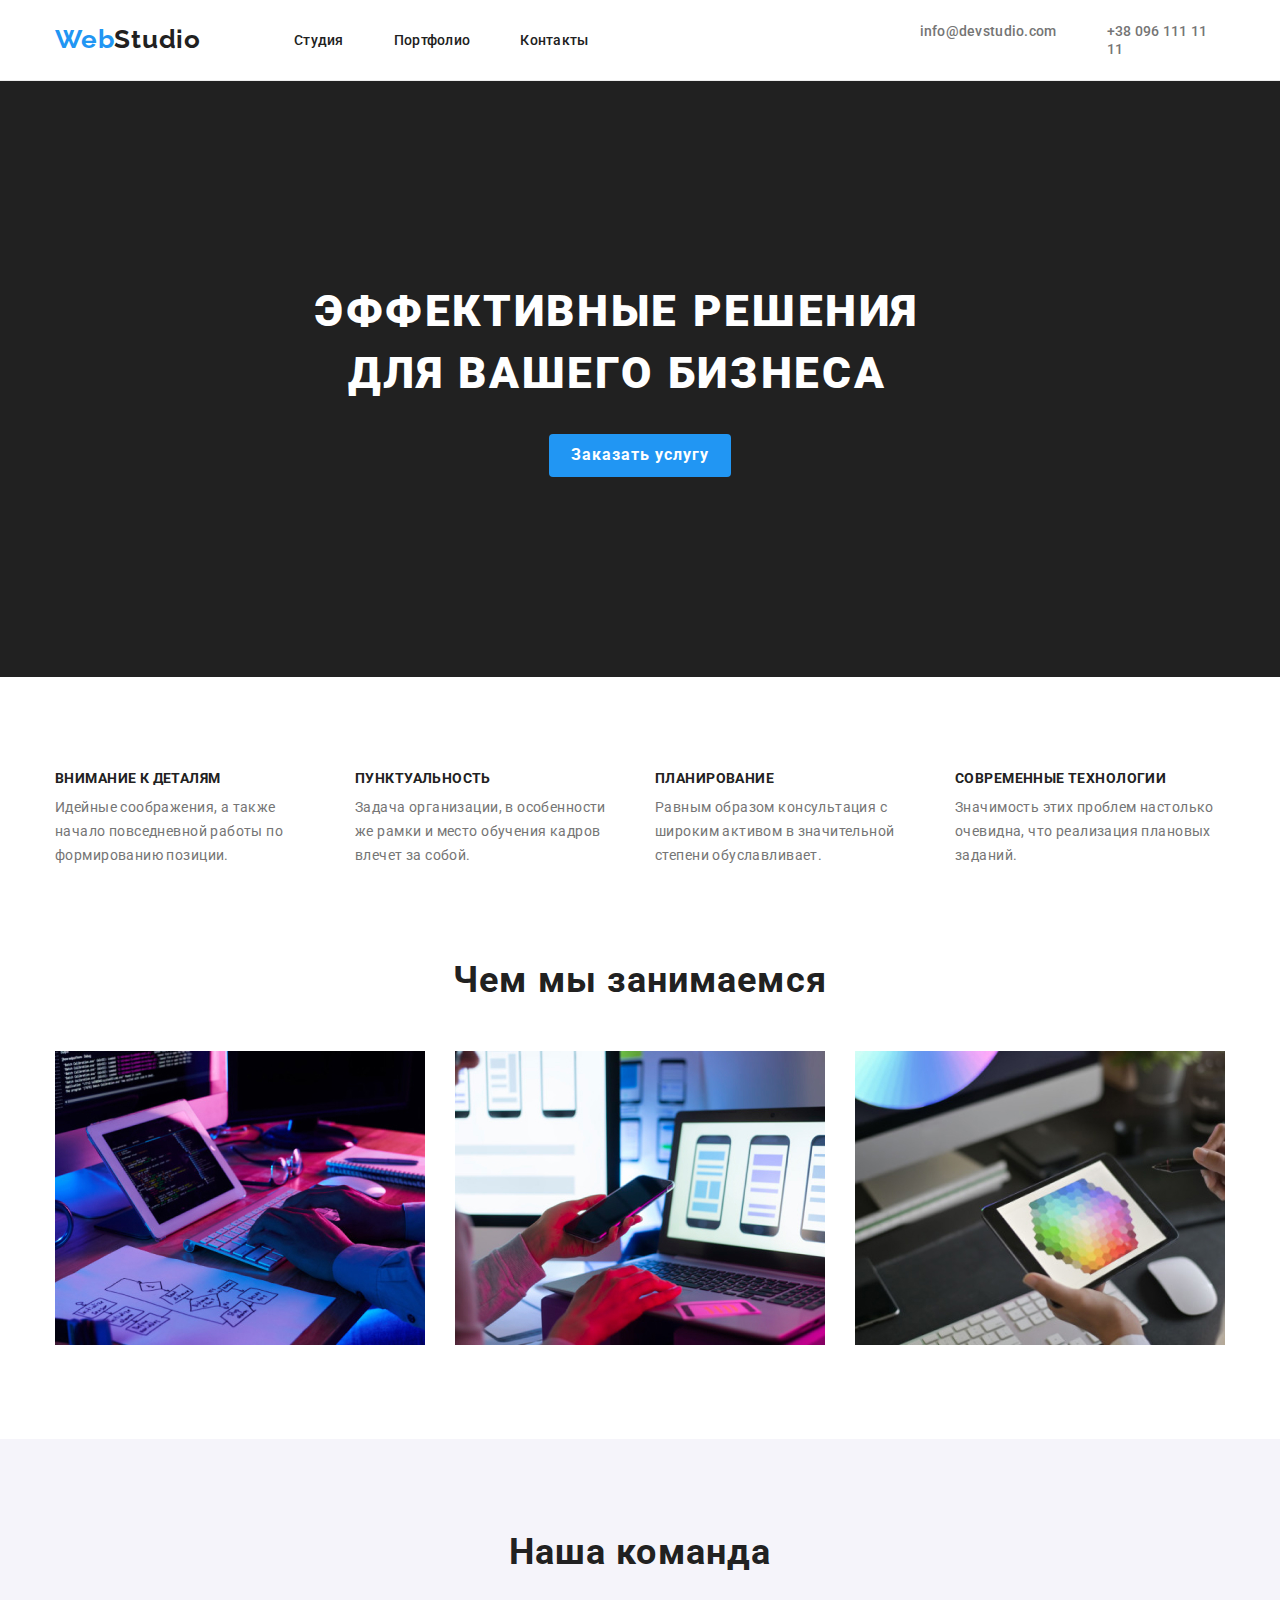
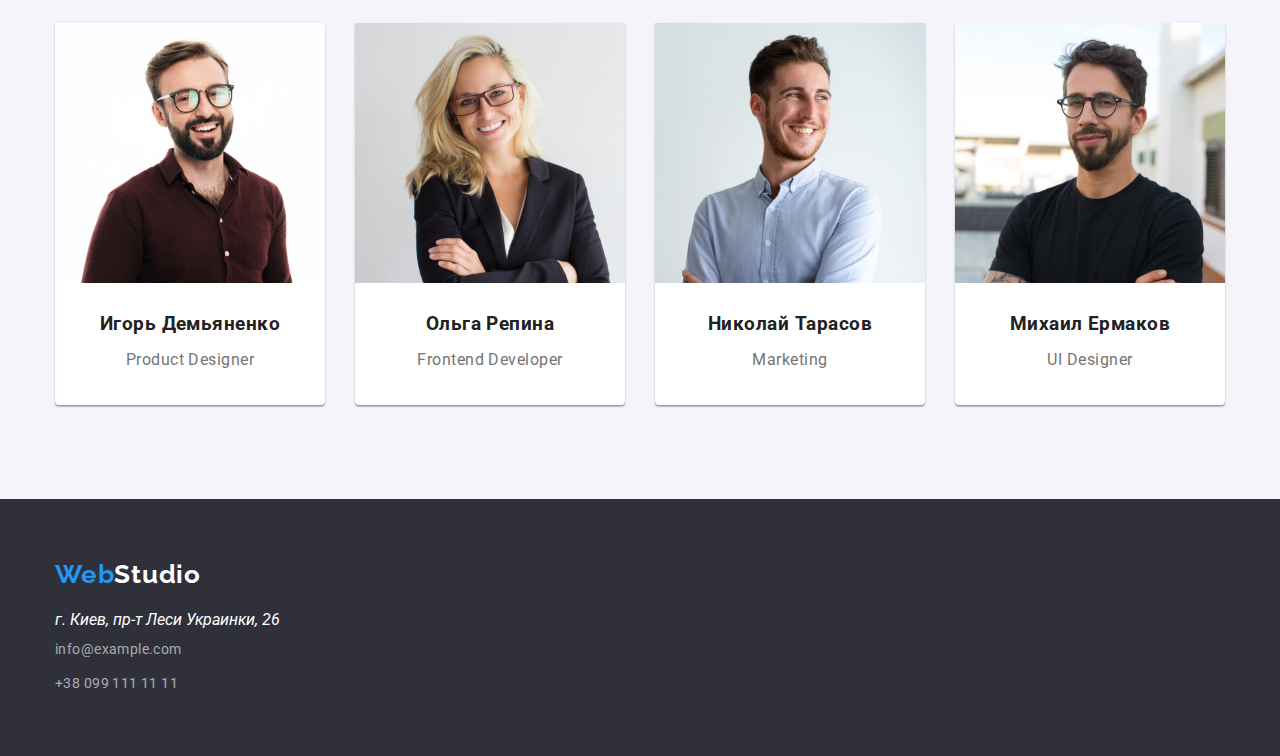
<file: index.html>
<!DOCTYPE html>
<html lang="ru">

<head>
    <meta charset="UTF-8">
    <meta http-equiv="X-UA-Compatible" content="IE=edge">
    <meta name="viewport" content="width=device-width, initial-scale=1.0">
    <title>Document</title>
    <link href="https://fonts.googleapis.com/css2?family=Raleway:wght@700&family=Roboto:wght@400;500;700;900&display=swap"
        rel="stylesheet">
        <link rel="stylesheet" href="https://cdnjs.cloudflare.com/ajax/libs/modern-normalize/1.1.0/modern-normalize.min.css">
    <link rel="stylesheet" href="./css/styles.css">
</head>

<body>
    
    
    <header class="page-header">
         <div class="conteiner">
             <section class="section-header"><a href="/" class="logo"> <span class="web">Web</span>Studio</a>
            <nav class="navs-conteiners">
                <ul class="nav-conteiner">
                    <li class="nav-items"><a href="" class="nav"> Студия </a> </li>
                    <li class="nav-items"><a href="./portfolio.html" class="nav">Портфолио</a></li>
                    <li class="nav-items"><a href="" class="nav">Контакты</a></li>
                </ul>
            </nav>
            
            <div class="auth-conteiner">
                <ul class="auth-conteiner">
                    <li class="auth-items"> <a href="mailto:info@devstudio.com" class="info">info@devstudio.com</a></li>
                    <li class="auth-items"> <a href="tel:+380961111111" class="info"> +38 096 111 11 11</a></li>
            
                </ul>
            </div>
        </section>

            </div>
    
    </header>
    
    <main>
        
           
            <section class="hero">
               <div class="conteiner">
                   <div class="h-hero">
                <h1>Эффективные решения для вашего бизнеса</h1>
            </div>
            <div class="hero-button"><button type="button" class="button">Заказать услугу</button>
            </div>
        </div>
            </section>
   
        
        
            <section class="section-advantages">
                <div class="conteiner"><h2 class="visually-hidden">Наш подход к работе и наши плюсы</h2>
                <ul class="adv">
                    <li class="adv-items">
                        <h3 class="h-adv">Внимание к деталям</h3>
                        <p class="grey-text">
                            Идейные соображения, а также начало повседневной работы по формированию позиции.
                        </p>
                    </li>
                    <li class="adv-items">
                        <h3 class="h-adv">Пунктуальность</h3>
                        <p class="grey-text">Задача организации, в особенности же рамки и место обучения кадров влечет за собой.
                        </p>
                    </li>
                    <li class="adv-items">
                        <h3 class="h-adv">Планирование</h3>
                        <p class="grey-text">Равным образом консультация с широким активом в значительной степени обуславливает.
                        </p>
                    </li>
                    <li class="adv-items">
                        <h3 class="h-adv">Современные технологии</h3>
                        <p class="grey-text">Значимость этих проблем настолько очевидна, что реализация плановых заданий.</p>
                    </li>
                </ul>
                </section>
                
                
                
                <section class="section-work">
                    <div class="conteiner"><h2 class="work-title">Чем мы занимаемся</h2>
                    <ul class="work-list">
                        <li class="work-items"><img src="images/img10.jpg" alt="розробка прогрманого забезпечення" width="370">
                        </li>
                        <li class="work-items"><img src="images/img11.jpg" alt="розробка програмних додатків" width="370"> </li>
                        <li class="work-items"><img src="images/img12.jpg" alt="розробка дизайну" width="370"></li>
                    </ul>
                    </div></div>
            </section>
        
        
        
        <section class="section-team">
        
            <div class="conteiner"><h2 class="section-title">Наша команда</h2>
            
            
            
            <div class="our-team">
                <div class="team-items">
                    <img src="images/img4.jpg" alt="Игорь Демьяненко" width="270">
            
                    <div class="team-content">
                        <h3 class="name">Игорь Демьяненко</h3>
                        <p class="team-name">Product Designer</p>
                    </div>
                </div>
                <div class="team-items">
                    <img src="images/img5.jpg" alt="Ольга Репина" width="270">
            
                    <div class="team-content">
                        <h3 class="name">Ольга Репина</h3>
                        <p class="team-name">Frontend Developer</p>
                    </div>
            
                </div>
                <div class="team-items">
                    <img src="images/img6.jpg" alt="Николай Тарасов" width="270">
            
                    <div class="team-content">
                        <h3 class="name">Николай Тарасов</h3>
                        <p class="team-name">Marketing</p>
                    </div>
            
                </div>
                <div class="team-items">
                    <img src="images/img7.jpg" alt="Михаил Ермаков" width="270">
            
                    <div class="team-content">
                        <h3 class="name">Михаил Ермаков</h3>
                        <p class="team-name">UI Designer</p>
                    </div>
                </div>
            </div></div>
        </section>
    </main>

<footer class="footer">
    <div class="conteiner"><div class="logo-finish"><a href="/" class="logo-finish"><span class="web">Web</span><span class="studio">Studio</span>
        </a></div>
    <address>
        <p class="location">г. Киев, пр-т Леси Украинки, 26</p>
    </address>
    <address>
        <ul>
            <li class="contakt"><a href="mailto:info@example.com" class="contakt">info@example.com</a></li>
            <li class="contakt"><a href="tel:+380991111111" class="contakt">+38 099 111 11 11</a></li>
        </ul>
    </address>
</div>


</footer>

</body>

</html>
</file>
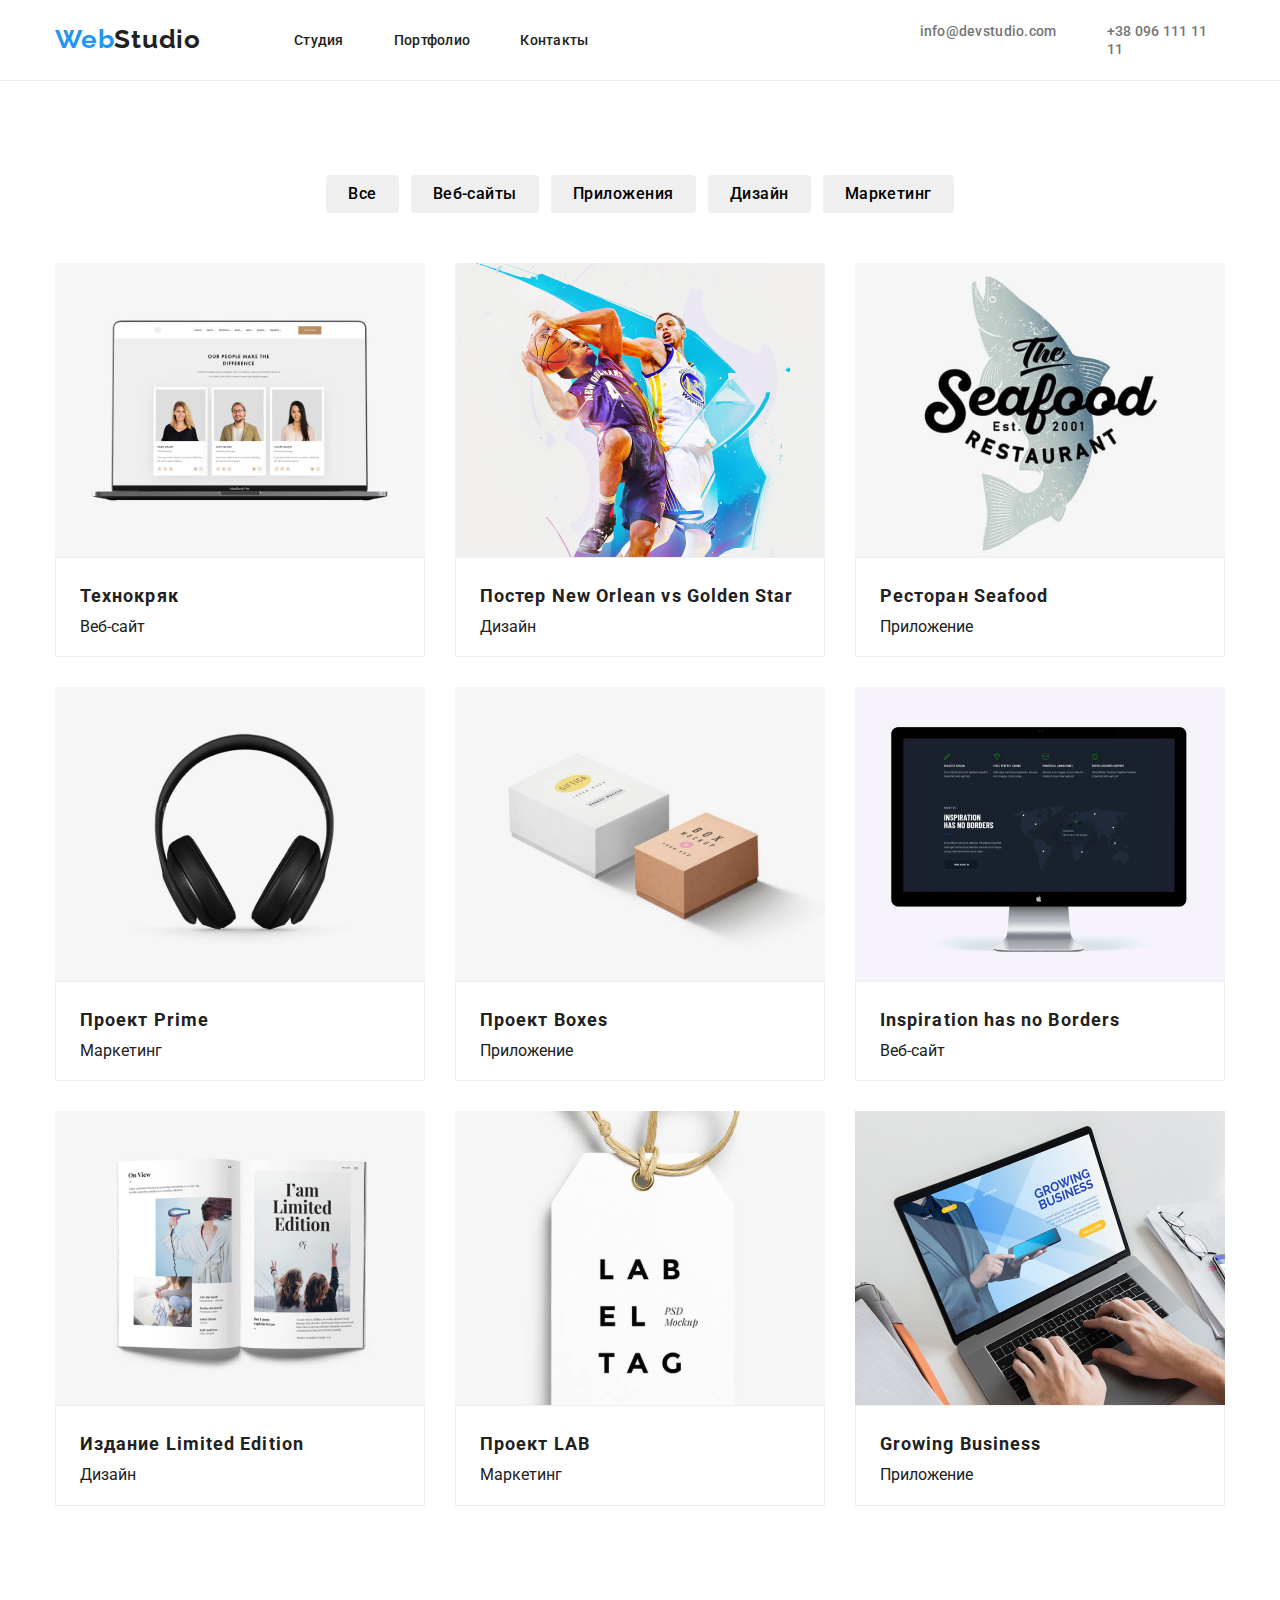
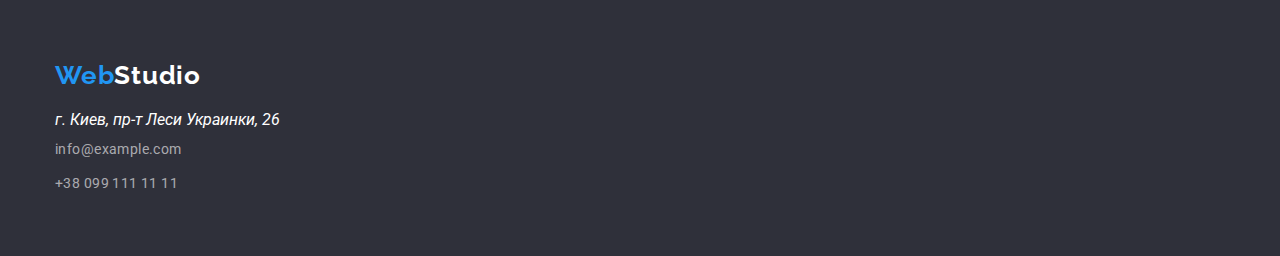
<file: portfolio.html>
<!DOCTYPE html>
<html lang="ru">

<head>
    <meta charset="UTF-8">
    <meta http-equiv="X-UA-Compatible" content="IE=edge">
    <meta name="viewport" content="width=device-width, initial-scale=1.0">
    <title>Document</title>
    
    <link href="https://fonts.googleapis.com/css2?family=Raleway:wght@700&family=Roboto:wght@400;500;700;900&display=swap"
        rel="stylesheet">
        <link rel="stylesheet" href="https://cdnjs.cloudflare.com/ajax/libs/modern-normalize/1.1.0/modern-normalize.min.css">
    <link rel="stylesheet" href="./css/styles.css">
</head>

<body class="page">
    <header class="page-header">
    
    
        <div class="conteiner">
            <section class="section-header"><a href="/" class="logo"> <span class="web">Web</span>Studio</a>
                <nav class="navs-conteiners">
                    <ul class="nav-conteiner">
                        <li class="nav-items"><a href="./index.html" class="nav"> Студия </a> </li>
                        <li class="nav-items"><a href="" class="nav">Портфолио</a></li>
                        <li class="nav-items"><a href="" class="nav">Контакты</a></li>
                    </ul>
                </nav>
        
                <div class="auth-conteiner">
                    <ul class="auth-conteiner">
                        <li class="auth-items"> <a href="mailto:info@devstudio.com" class="info">info@devstudio.com</a></li>
                        <li class="auth-items"> <a href="tel:+380961111111" class="info"> +38 096 111 11 11</a></li>
        
                    </ul>
                </div>
            </section>
        
        </div>
    
    </header>
    <main>
        <div class="section-portfolio"><div class="conteiner"><h1 class="visually-hidden">Портфолио</h1>
        <div class="conteiner-button">
            <button type="button" class="button">Все</button>
            <button type="button" class="button">Веб-сайты </button>
            <button type="button" class="button">Приложения</button>
            <button type="button" class="button">Дизайн</button>
            <button type="button" class="button">Маркетинг</button>
        </div>
        
        <div class="conteiner-portfolio">
            <ul class="cards-portfolio">
                <li class="card"><a href="">
                        <img src="./images/img(7).jpg " alt="Технокряк" width="370">
                        <div class="card-info">
                            <h2>Технокряк</h2>
                            <p>Веб-сайт</p>
                        </div>
                    </a> </li>
                <li class="card"><a href="">
                        <img src="./images/img(8).jpg" alt="Постер New Orlean vs Golden Star" width="370">
                        <div class="card-info">
                            <h2>Постер New Orlean vs Golden Star</h2>
                            <p>Дизайн</p>
                        </div>
        
                    </a></li>
                <li class="card"><a href="">
                        <img src="./images/img(9).jpg" alt="Ресторан Seafood" width="370">
                        <div class="card-info">
                            <h2>Ресторан Seafood</h2>
                            <p>Приложение</p>
                        </div>
                    </a></li>
                <li class="card"><a href="">
                        <img src="./images/img(10).jpg" alt="Проект Prime" width="370">
                        <div class="card-info">
                            <h2>Проект Prime</h2>
                            <p>Маркетинг</p>
                        </div>
                    </a></li>
                <li class="card"><a href="">
                        <img src="./images/img(11).jpg" alt="Проект Boxes" width="370">
                        <div class="card-info">
                            <h2>Проект Boxes</h2>
                            <p>Приложение</p>
                        </div>
                    </a></li>
                <li class="card"><a href="">
                        <img src="./images/img(12).jpg" alt="Inspiration has no Borders" width="370">
                        <div class="card-info">
                            <h2>Inspiration has no Borders</h2>
                            <p>Веб-сайт</p>
                        </div>
                    </a></li>
                <li class="card"><a href="">
                        <img src="./images/img(13).jpg" alt="Издание Limited Edition" width="370">
                        <div class="card-info">
                            <h2 class="title-port">Издание Limited Edition</h2>
                            <p>Дизайн</p>
                        </div>
                    </a></li>
                <li class="card"><a href="">
                        <img src="./images/img(14).jpg" alt="Проект LAB" width="370">
                        <div class="card-info">
                            <h2>Проект LAB</h2>
                            <p>Маркетинг</p>
                        </div>
                    </a></li>
                <li class="card"><a href="">
                        <img src="./images/img(15).jpg" alt="Growing Business" width="370">
                        <div class="card-info">
                            <h2>Growing Business</h2>
                            <p>Приложение</p>
                        </div>
                    </a></li>
            </ul>
        </div></div></div>
    </main>
    
    <footer class="footer">
        <div class="conteiner"><div class="logo-finish"><a href="/" class="logo-finish"><span class="web">Web</span><span class="studio">Studio</span>
            </a></div>
        <address>
            <p class="location">г. Киев, пр-т Леси Украинки, 26</p>
        </address>
        <address>
            <ul>
                <li class="contakt"><a href="mailto:info@example.com" class="contakt">info@example.com</a></li>
                <li class="contakt"><a href="tel:+380991111111" class="contakt">+38 099 111 11 11</a></li>
            </ul>
        </address></div>
    
    
    
    </footer>
    
    
</body>


</html>
</file>
<file: css/styles.css>
/* основной цвеет текста #212121
    серый цвет #757575 
    синий цвет #2196F3
    белый цвет #FFFFFF
    прозрачный цвет rgba(255, 255, 255, 0.6);*/

/* цвет фона хедера #FFFFFF
   
   цвет футера #2F303A  */

:root {
  --primary-text-color: #212121;
  --secondly-text-color: #757575;
  --accent-color: #2196f3;
  --white-color: #ffffff;
  --footer-color: #2f303a;
}

h1,
h2,
h3,
p,
ul {
  margin: 0;
}

img {
  display: block;
  max-width: 100%;
}

.visually-hidden {
  position: absolute;
  white-space: nowrap;
  width: 1px;
  height: 1px;
  overflow: hidden;
  border: 0;
  padding: 0;
  clip: rect(0 0 0 0);
  clip-path: inset(50%);
  margin: -1px;
}
/* Portfolio */
body {
  background-color: var(--white-color);
  color: var(--primary-text-color);
  font-family: Roboto, sans-serif;
}

footer {
  background-color: var(--footer-color);
}

.cards-portfolio {
  display: flex;
  flex-wrap: wrap;
  margin-top: -30px;
  margin-left: -30px;
}
.card {
  width: calc(100% / 3 - 30px);
  margin-top: 30px;
  margin-left: 30px;
}

.conteiner-portfolio {
  margin-top: 50px;
}

/* Активное наведение */
.nav:hover,
.nav:focus {
  color: #2196f3;
}

.info:hover,
.info:focus {
  color: #2196f3;
}
.contakt:hover,
.contakt:focus {
  color: #2196f3;
}

.button:hover,
.button:focus {
  color: var(--white-color);
  background-color: var(--accent-color);
}

.button {
  cursor: pointer;
  padding: 6px 22px;
  border-radius: 4px;
}
.button:not(:last-child) {
  margin-right: 8px;
}

/* Убираем маркера списка */
li {
  list-style-type: none;
}

ul {
  margin-left: 0;

  padding-left: 0;
}
a {
  text-decoration: none;
  cursor: default;
}
/* цвета текста */
.web {
  color: var(--accent-color);
}
.info {
  text-decoration: none;
  color: var(--secondly-text-color);
  font-family: Roboto;
  font-style: normal;
  font-weight: 500;
  font-size: 14px;
  line-height: 1.1;
  letter-spacing: 0.02em;
}
.portfolio p {
  color: var(--secondly-text-color);
}
.portfolio h2,
a {
  color: var(--primary-text-color);
}
.location,
.studio {
  color: var(--white-color);
}

.contakt {
  text-decoration: none;
  color: rgba(255, 255, 255, 0.6);
  font-family: Roboto;
  font-style: normal;
  font-weight: normal;
  font-size: 14px;
  line-height: 1.7;
  letter-spacing: 0.03em;
}

/* index html */

.hero h1 {
  color: var(--white-color);
}
.grey-text {
  font-family: Roboto;
  font-style: normal;
  font-weight: normal;
  font-size: 14px;
  line-height: 1.7;
  letter-spacing: 0.03em;

  text-decoration: none;
  color: var(--secondly-text-color);
}
.section-team {
  background-color: #f5f4fa;
  padding-top: 94px;
  padding-bottom: 94px;
}

.section-work {
  padding-top: 94px;
  padding-bottom: 94px;
}

.section-advantages {
  padding-top: 94px;
}

.section-portfolio {
  padding-top: 94px;
  padding-bottom: 94px;
}
.section-header {
  padding-bottom: 32px;
  padding-top: 32px;
}
.nav {
  text-decoration: none;
  font-family: Roboto;
  font-style: normal;
  font-weight: 500;
  font-size: 14px;
  line-height: 1.1;
  letter-spacing: 0.02em;
}

.hero h1 {
  font-family: Roboto;
  font-style: normal;
  font-weight: 900;
  font-size: 44px;
  line-height: 1.4;
  letter-spacing: 0.06em;
  text-transform: uppercase;
  max-width: 650px;
}

.hero button {
  background-color: var(--accent-color);
  color: var(--white-color);
  font-family: Roboto;
  font-style: normal;
  font-weight: bold;
  font-size: 16px;
  line-height: 1.9;
  letter-spacing: 0.06em;
  border-radius: 4px;
}
.hero button:hover {
  background-color: #188ce8;
}

.section-advantages h3 {
  font-family: Roboto;
  font-style: normal;
  font-weight: bold;
  font-size: 14px;
  line-height: 1.1;
  letter-spacing: 0.03em;
  text-transform: uppercase;
}
.section-title {
  font-family: Roboto;
  font-style: normal;
  font-weight: bold;
  font-size: 36px;
  line-height: 1.1;
  letter-spacing: 0.03em;
  text-align: center;
  margin-bottom: 50px;
}
.work-title {
  font-family: Roboto;
  font-style: normal;
  font-weight: bold;
  font-size: 36px;
  line-height: 1.1;
  letter-spacing: 0.03em;
  text-align: center;
  margin-bottom: 50px;
}
.team h3 {
  font-family: Roboto;
  font-style: normal;
  font-weight: 500;
  font-size: 16px;
  line-height: 1.2;
  letter-spacing: 0.03em;
}
/* Шрифт */

.logo {
  text-decoration: none;
  font-family: Raleway;
  font-style: normal;
  font-weight: bold;
  font-size: 26px;
  line-height: 1.2;
  letter-spacing: 0.03em;
}

.logo-finish {
  text-decoration: none;
  font-family: Raleway;
  font-style: normal;
  font-weight: bold;
  font-size: 26px;
  line-height: 1.2;
  letter-spacing: 0.03em;
  margin-bottom: 20px;
}
.button {
  font-family: Roboto;
  font-style: normal;
  font-weight: 500;
  font-size: 16px;
  line-height: 1.6;
  letter-spacing: 0.03em;
  border: none;
}
.conteiner-button {
  text-align: center;
}

.card h2 {
  font-family: Roboto;
  font-style: normal;
  font-weight: bold;
  font-size: 18px;
  line-height: 2;
  letter-spacing: 0.06em;
  color: var(--primary-text-color);
  margin-bottom: 4px;
}

.team-name {
  font-family: Roboto;
  font-style: normal;
  font-weight: normal;
  font-size: 16px;
  line-height: 1.9;
  letter-spacing: 0.03em;
  color: var(--secondly-text-color);
}
.team-items {
  font-family: Roboto;
  font-style: normal;
  font-weight: normal;
  font-size: 16px;
  line-height: 1.2;
  letter-spacing: 0.03em;
}

.card-info {
  padding: 20px 24px;
  background: #ffffff;
  border: 1px solid #eeeeee;
  box-sizing: border-box;
}
/* ------body-------- */

/* ------header------ */

.section-header {
  display: flex;
  height: 80px;
  align-items: center;
}
.nav-conteiner {
  display: flex;
}
.auth-conteiner {
  display: flex;
}

.nav-items:not(:last-child) {
  margin-right: 50px;
}
.conteiner {
  width: 1200px;
  padding-left: 15px;
  padding-right: 15px;
  margin: 0 auto;
}
.page-header {
  border-bottom: 1px solid #ececec;
}
.logo {
  margin-right: 93px;
  padding-top: 24px;
  padding-bottom: 25px;
}

.logo-finish {
  margin-bottom: 20px;
}

.nav-conteiner {
  margin-right: 331px;
}

.auth-items:not(:last-child) {
  margin-right: 50px;
}
.hero {
  text-align: center;

  background-color: var(--primary-text-color);
  padding-top: 200px;
  padding-bottom: 200px;
}

.h-hero {
  margin-bottom: 30px;
  padding-left: 237px;
  padding-right: 237px;
}

.adv {
  display: flex;
}
.adv-items {
  width: 270px;
}
.adv-items:not(:last-child) {
  margin-right: 30px;
}
.h-adv {
  margin-bottom: 10px;
}
.our-work {
  margin-bottom: 94px;
}
.work-list {
  display: flex;
}

.work-items:not(:last-child) {
  margin-right: 30px;
}
.our-team {
  display: flex;
}
.team-items:not(:last-child) {
  margin-right: 30px;
}

.name {
  margin-bottom: 10px;
}

.team-content {
  padding: 30px;
  text-align: center;
}

.team-items {
  background-color: #fff;
  box-sizing: border-box;
  box-shadow: 0px 1px 3px rgba(0, 0, 0, 0.12), 0px 1px 1px rgba(0, 0, 0, 0.14),
    0px 2px 1px rgba(0, 0, 0, 0.2);
  border-radius: 0px 0px 4px 4px;
}

.footer {
  padding-top: 60px;
  padding-bottom: 60px;
}
.location {
  margin-bottom: 9px;
}

.contakt:not(:last-child) {
  margin-bottom: 10px;
}
</file>
